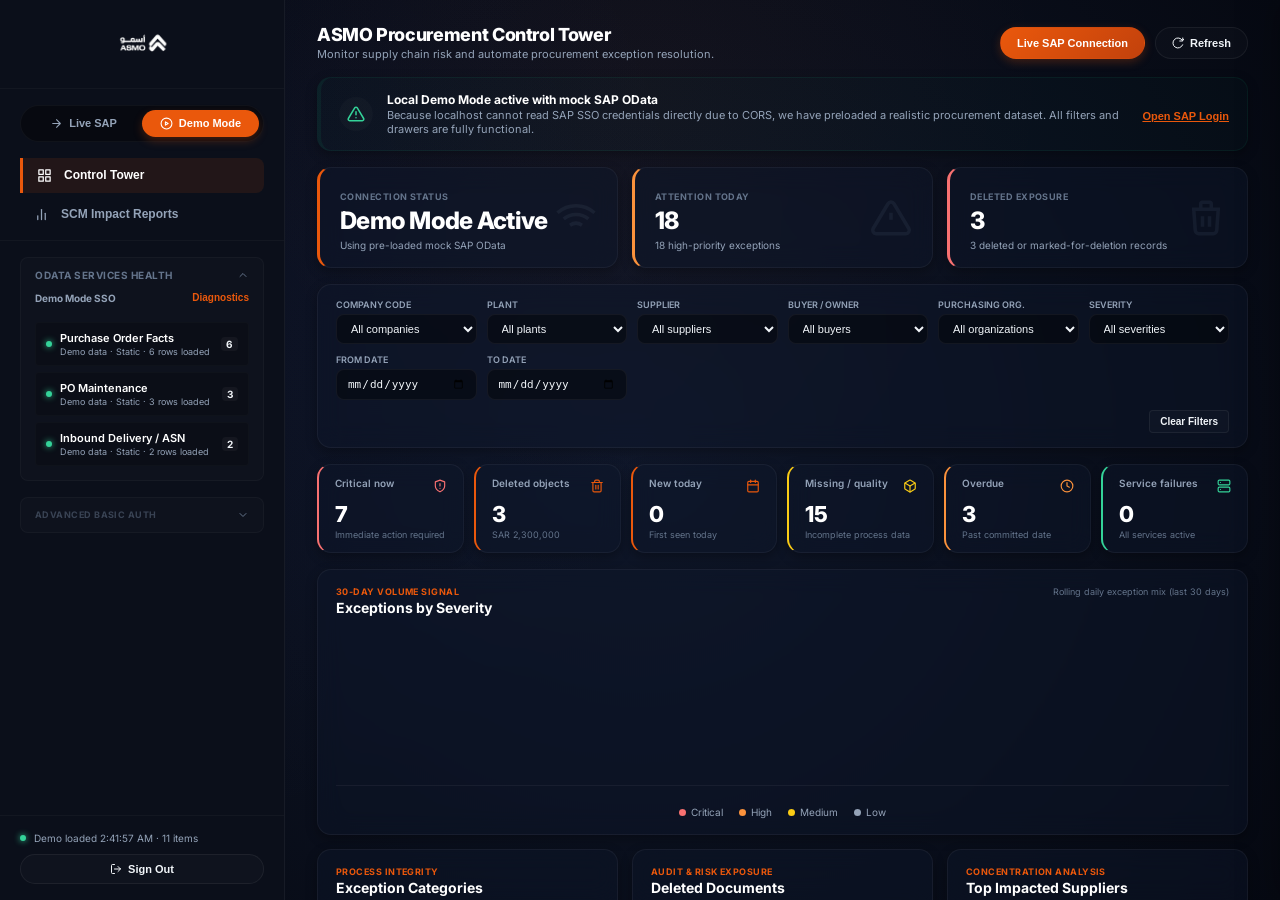
<file: ReportDashboard-main/index.html>
<!doctype html>
<html lang="en">
<head>
  <meta charset="UTF-8">
  <meta name="viewport" content="width=device-width, initial-scale=1.0">
  <meta name="color-scheme" content="light">
  <title>ASMO Procurement Exception Control Tower</title>
  <link rel="preconnect" href="https://fonts.googleapis.com">
  <link rel="preconnect" href="https://fonts.gstatic.com" crossorigin>
  <link href="https://fonts.googleapis.com/css2?family=Inter:wght@300;400;500;600;700;800&display=swap" rel="stylesheet">
  <link rel="stylesheet" href="./css/styles.css">
</head>
<body>
  <!-- Clean Passwordless Logon Portal -->
  <div id="loginPortal" class="login-portal">
    <div class="login-card">
      <div class="login-logo-wrap">
        <img class="login-logo" src="./assets/logo.png" alt="ASMO Logo">
      </div>
      <h2>Procurement Exception Control Tower</h2>
      <p class="muted">Access restricted to authorized ASMO System Analysts and Procurement Operations.</p>
      
      <div class="login-actions">
        <button id="btnSSOLogin" class="btn btn-primary" style="width:100%; justify-content:center; height:44px; font-size:13px;">
          <svg class="icon" viewBox="0 0 24 24" fill="none" stroke="currentColor" stroke-width="2" stroke-linecap="round" stroke-linejoin="round"><path d="M12 22s8-4 8-10V5l-8-3-8 3v7c0 6 8 10 8 10z"/></svg>
          Log in with Corporate SSO
        </button>
        <button id="btnPasskeyLogin" class="btn btn-secondary" style="width:100%; justify-content:center; height:44px; font-size:13px;">
          <svg class="icon" viewBox="0 0 24 24" fill="none" stroke="currentColor" stroke-width="2" stroke-linecap="round" stroke-linejoin="round"><path d="M21 2l-2 2m-7.61 7.61a5.5 5.5 0 1 1-7.778 7.778 5.5 5.5 0 0 1 7.777-7.777zm0 0L15.5 7.5m0 0l3 3L22 7l-3-3m-3.5 3.5l-.5-.5"/></svg>
          Log in with Biometric Passkey
        </button>
      </div>

      <div class="login-footer">
        <span class="dot pulse"></span>
        <span class="muted">SAP SSO session required for live OData access.</span>
      </div>
    </div>
  </div>

  <!-- Primary Application Container -->
  <div id="appContainer" class="app-container" style="display: none;">
    <!-- Sidebar Navigation -->
    <aside class="sidebar">
      <div class="sidebar-header">
        <div class="brand">
          <img class="brand-logo" src="./assets/logo.png" alt="ASMO Procurement Logo">
        </div>
      </div>

      <!-- Live vs Demo Mode Toggle -->
      <div class="mode-selector-wrap">
        <div class="mode-toggle">
          <button id="liveModeBtn" class="mode-btn">
            <svg class="icon" viewBox="0 0 24 24" fill="none" stroke="currentColor" stroke-width="2" stroke-linecap="round" stroke-linejoin="round"><path d="M5 12h14M12 5l7 7-7 7"/></svg>
            Live SAP
          </button>
          <button id="demoModeBtn" class="mode-btn active">
            <svg class="icon" viewBox="0 0 24 24" fill="none" stroke="currentColor" stroke-width="2" stroke-linecap="round" stroke-linejoin="round"><circle cx="12" cy="12" r="10"/><path d="M10 15V9l5 3-5 3z"/></svg>
            Demo Mode
          </button>
        </div>
      </div>

      <!-- Navigation Tabs Menu -->
      <div class="sidebar-menu-wrap">
        <nav class="sidebar-menu">
          <button id="tabDashboard" class="menu-item active">
            <svg class="menu-icon" viewBox="0 0 24 24" fill="none" stroke="currentColor" stroke-width="2" stroke-linecap="round" stroke-linejoin="round">
              <rect x="3" y="3" width="7" height="7"/><rect x="14" y="3" width="7" height="7"/><rect x="14" y="14" width="7" height="7"/><rect x="3" y="14" width="7" height="7"/>
            </svg>
            Control Tower
          </button>
          <button id="tabReports" class="menu-item">
            <svg class="menu-icon" viewBox="0 0 24 24" fill="none" stroke="currentColor" stroke-width="2" stroke-linecap="round" stroke-linejoin="round">
              <line x1="18" y1="20" x2="18" y2="10"/><line x1="12" y1="20" x2="12" y2="4"/><line x1="6" y1="20" x2="6" y2="14"/>
            </svg>
            SCM Impact Reports
          </button>
        </nav>
      </div>

      <!-- Sidebar Accordions (Health & Legacy Basic Auth) -->
      <nav class="sidebar-nav">
        <!-- OData Services Health -->
        <div class="nav-section">
          <details class="sidebar-accordion" open>
            <summary class="nav-section-header">
              <span class="section-title">OData Services Health</span>
              <svg class="chevron" viewBox="0 0 24 24" fill="none" stroke="currentColor" stroke-width="2" stroke-linecap="round" stroke-linejoin="round"><path d="M6 9l6 6 6-6"/></svg>
            </summary>
            <div class="accordion-content">
              <div style="display:flex; justify-content:space-between; align-items:center; margin-bottom:10px;">
                <span id="loginStatusText" style="font-size:10px; font-weight:700; color:var(--text-muted);">Not Connected</span>
                <button id="showDiagnostics" class="diagnostics-btn" title="View technical diagnostics">
                  Diagnostics
                </button>
              </div>
              <div id="serviceHealth" class="service-health-list">
                <!-- Dynamically populated -->
              </div>
            </div>
          </details>
        </div>

        <!-- Advanced Legacy Form (Hidden by default) -->
        <div class="nav-section credentials-section">
          <details class="sidebar-accordion">
            <summary class="nav-section-header">
              <span class="section-title" style="font-size: 9px; opacity:0.5;">Advanced Basic Auth</span>
              <svg class="chevron" viewBox="0 0 24 24" fill="none" stroke="currentColor" stroke-width="2" stroke-linecap="round" stroke-linejoin="round"><path d="M6 9l6 6 6-6"/></svg>
            </summary>
            <div class="accordion-content credentials-content">
              <p class="section-desc">Legacy authentication backup. Restored session only.</p>
              <div class="input-group">
                <input id="usernameInput" type="text" autocomplete="username" placeholder="SAP Username">
              </div>
              <div class="input-group">
                <input id="passwordInput" type="password" autocomplete="current-password" placeholder="SAP Password">
              </div>
              <div class="credentials-actions">
                <button id="storeCredentialsButton" class="btn btn-primary-sm" style="flex:1;">Store</button>
                <button id="clearCredentialsButton" class="btn btn-secondary-sm" style="flex:1;">Clear</button>
              </div>
              <p id="credentialStatus" class="credential-status">No credentials stored.</p>
            </div>
          </details>
        </div>
      </nav>

      <!-- Sidebar Footer with Logout -->
      <div class="sidebar-footer">
        <div class="system-time">
          <span class="dot pulse"></span>
          <span id="refreshStatus">Not connected</span>
        </div>
        <button id="btnLogout" class="btn btn-secondary btn-logout" style="width: 100%; margin-top: 10px; justify-content: center; padding: 8px 12px; font-size:11px;">
          <svg class="icon" viewBox="0 0 24 24" fill="none" stroke="currentColor" stroke-width="2" stroke-linecap="round" stroke-linejoin="round"><path d="M9 21H5a2 2 0 0 1-2-2V5a2 2 0 0 1 2-2h4M16 17l5-5-5-5M21 12H9"/></svg>
          Sign Out
        </button>
      </div>
    </aside>

    <!-- Main Workspace -->
    <main class="main-content">
      <!-- Top Action Bar -->
      <header class="workspace-header">
        <div class="header-title">
          <h2>ASMO Procurement Control Tower</h2>
          <p class="muted">Monitor supply chain risk and automate procurement exception resolution.</p>
        </div>
        <div class="header-actions">
          <button id="connectButton" class="btn btn-primary">Connect SAP OData</button>
          <button id="refreshButton" class="btn btn-secondary" disabled>
            <svg class="icon spin-on-hover" viewBox="0 0 24 24" fill="none" stroke="currentColor" stroke-width="2" stroke-linecap="round" stroke-linejoin="round"><path d="M21.5 2v6h-6M21.34 15.57a10 10 0 1 1-.57-8.38l5.67-5.67"/></svg>
            Refresh
          </button>
        </div>
      </header>

      <!-- Connection / Alert Banner -->
      <section id="connectionBanner" class="connection-banner" aria-live="polite">
        <div class="banner-icon-wrap">
          <svg class="banner-icon" viewBox="0 0 24 24" fill="none" stroke="currentColor" stroke-width="2" stroke-linecap="round" stroke-linejoin="round"><path d="M10.29 3.86L1.82 18a2 2 0 0 0 1.71 3h16.94a2 2 0 0 0 1.71-3L13.71 3.86a2 2 0 0 0-3.42 0zM12 9v4M12 17h.01"/></svg>
        </div>
        <div class="banner-body">
          <strong>SAP SSO connection required</strong>
          <p>Reuses your active corporate SAP session. This dashboard never asks for or transmits credentials.</p>
        </div>
        <div class="banner-actions">
          <button id="openSapButton" class="btn btn-link">Open SAP Login</button>
        </div>
      </section>

      <!-- Executive Summaries -->
      <section class="summary-strip" aria-label="Executive summary">
        <article class="summary-card connection-summary">
          <div class="summary-info">
            <span class="summary-eyebrow">Connection Status</span>
            <h3 id="summaryConnection">Not connected</h3>
            <span id="summaryConnectionNote" class="summary-note">Complete SAP SSO to load live OData</span>
          </div>
          <div class="summary-icon-bg">
            <svg viewBox="0 0 24 24" fill="none" stroke="currentColor" stroke-width="2"><path d="M5 12.55a11 11 0 0 1 14.08 0M1.42 9a16 16 0 0 1 21.16 0M8.59 16.11a6 6 0 0 1 6.82 0M12 20h.01"/></svg>
          </div>
        </article>
        <article class="summary-card attention-summary">
          <div class="summary-info">
            <span class="summary-eyebrow">Attention Today</span>
            <h3 id="summaryAttention">0</h3>
            <span id="summaryAttentionNote" class="summary-note">Critical & high severity exceptions</span>
          </div>
          <div class="summary-icon-bg">
            <svg viewBox="0 0 24 24" fill="none" stroke="currentColor" stroke-width="2"><path d="M10.29 3.86L1.82 18a2 2 0 0 0 1.71 3h16.94a2 2 0 0 0 1.71-3L13.71 3.86a2 2 0 0 0-3.42 0zM12 9v4M12 17h.01"/></svg>
          </div>
        </article>
        <article class="summary-card exposure-summary">
          <div class="summary-info">
            <span class="summary-eyebrow">Deleted Exposure</span>
            <h3 id="summaryDeleted">0</h3>
            <span id="summaryDeletedNote" class="summary-note">Deleted or marked-for-deletion records</span>
          </div>
          <div class="summary-icon-bg">
            <svg viewBox="0 0 24 24" fill="none" stroke="currentColor" stroke-width="2"><path d="M19 7l-.867 12.142A2 2 0 0 1 16.138 21H7.862a2 2 0 0 1-1.995-1.858L5 7m5 4v6m4-6v6m1-10V4a1 1 0 0 0-1-1h-4a1 1 0 0 0-1 1v3M4 7h16"/></svg>
          </div>
        </article>
      </section>

      <!-- Dashboard Filter Panel -->
      <section class="filter-panel" aria-label="Dashboard filters">
        <div class="filter-grid">
          <div class="filter-col">
            <label for="companyFilter">Company Code</label>
            <select id="companyFilter"><option value="">All companies</option></select>
          </div>
          <div class="filter-col">
            <label for="plantFilter">Plant</label>
            <select id="plantFilter"><option value="">All plants</option></select>
          </div>
          <div class="filter-col">
            <label for="supplierFilter">Supplier</label>
            <select id="supplierFilter"><option value="">All suppliers</option></select>
          </div>
          <div class="filter-col">
            <label for="buyerFilter">Buyer / Owner</label>
            <select id="buyerFilter"><option value="">All buyers</option></select>
          </div>
          <div class="filter-col">
            <label for="purchOrgFilter">Purchasing Org.</label>
            <select id="purchOrgFilter"><option value="">All organizations</option></select>
          </div>
          <div class="filter-col">
            <label for="severityFilter">Severity</label>
            <select id="severityFilter">
              <option value="">All severities</option>
              <option>Critical</option>
              <option>High</option>
              <option>Medium</option>
              <option>Low</option>
            </select>
          </div>
          <div class="filter-col">
            <label for="dateFromFilter">From Date</label>
            <input id="dateFromFilter" type="date">
          </div>
          <div class="filter-col">
            <label for="dateToFilter">To Date</label>
            <input id="dateToFilter" type="date">
          </div>
        </div>
        <div class="filter-actions">
          <button id="clearFilters" class="btn btn-secondary-sm">Clear Filters</button>
        </div>
      </section>

      <!-- VIEW 1: Control Tower Dashboard View -->
      <section id="dashboardView" class="tab-content active">
        <!-- Dynamic Key Performance Indicators -->
        <div id="kpiGrid" class="kpi-grid" style="margin-bottom: 16px;" aria-label="Key performance indicators">
          <!-- Dynamically populated by components.js -->
        </div>

        <!-- Main Visualizations & Action Table Grid -->
        <div class="dashboard-grid">
          <!-- 30-Day Trend Chart Pane -->
          <article class="panel chart-panel">
            <div class="panel-header">
              <div class="panel-title-wrap">
                <span class="panel-eyebrow">30-Day Volume Signal</span>
                <h3>Exceptions by Severity</h3>
              </div>
              <span class="panel-note">Rolling daily exception mix (last 30 days)</span>
            </div>
            <div class="chart-container">
              <div id="trendChart" class="trend-chart empty-state">Connect to SAP OData to load exception trends.</div>
            </div>
            <div class="chart-legend">
              <span class="legend-item"><span class="legend-dot critical"></span>Critical</span>
              <span class="legend-item"><span class="legend-dot high"></span>High</span>
              <span class="legend-item"><span class="legend-dot medium"></span>Medium</span>
              <span class="legend-item"><span class="legend-dot low"></span>Low</span>
            </div>
          </article>

          <!-- Category Breakdown Pane -->
          <article class="panel breakdown-panel">
            <div class="panel-header">
              <div class="panel-title-wrap">
                <span class="panel-eyebrow">Process Integrity</span>
                <h3>Exception Categories</h3>
              </div>
            </div>
            <div id="categoryBreakdown" class="breakdown-list empty-state">No data loaded.</div>
          </article>

          <!-- Deleted Objects Exposure Pane -->
          <article class="panel breakdown-panel">
            <div class="panel-header">
              <div class="panel-title-wrap">
                <span class="panel-eyebrow">Audit & Risk Exposure</span>
                <h3>Deleted Documents</h3>
              </div>
            </div>
            <div id="deletionBreakdown" class="breakdown-list empty-state">No data loaded.</div>
          </article>

          <!-- Supplier Ranking Pane -->
          <article class="panel breakdown-panel">
            <div class="panel-header">
              <div class="panel-title-wrap">
                <span class="panel-eyebrow">Concentration Analysis</span>
                <h3>Top Impacted Suppliers</h3>
              </div>
            </div>
            <div id="supplierRanking" class="breakdown-list empty-state">No data loaded.</div>
          </article>

          <!-- Prioritized Exception Queue Table (Full Width) -->
          <article class="panel table-panel">
            <div class="panel-header">
              <div class="panel-title-wrap">
                <span class="panel-eyebrow">Prioritized Work Queue</span>
                <h3>Exceptions Requiring Attention</h3>
              </div>
              <div style="display:flex;align-items:center;gap:10px;">
                <button id="exportQueueCsv" class="btn btn-secondary-sm">
                  <svg class="icon" viewBox="0 0 24 24" fill="none" stroke="currentColor" stroke-width="2" stroke-linecap="round" stroke-linejoin="round"><path d="M21 15v4a2 2 0 0 1-2 2H5a2 2 0 0 1-2-2v-4M7 10l5 5 5-5M12 15V3"/></svg>
                  Export CSV
                </button>
                <span id="resultCount" class="badge">0 exceptions</span>
              </div>
            </div>
            <div class="table-wrap">
              <table class="modern-table">
                <thead>
                  <tr>
                    <th>Severity</th>
                    <th>Document Reference</th>
                    <th>Exception Details</th>
                    <th>Supplier</th>
                    <th>Plant</th>
                    <th>Age</th>
                    <th>Value</th>
                    <th>Owner</th>
                  </tr>
                </thead>
                <tbody id="exceptionTableBody">
                  <tr><td colspan="8" class="table-empty">Connect to SAP OData to build the work queue.</td></tr>
                </tbody>
              </table>
            </div>
          </article>
        </div>
      </section>

      <!-- VIEW 2: SCM Impact & Analytical Reports View -->
      <section id="reportsView" class="tab-content" style="display:none;">
        <div class="reports-header-summary">
          <div class="reports-header-body">
            <h3>Supply Chain Impact Analysis</h3>
            <p class="muted">Analytical audits compiled specifically for System Analysts to map bottlenecks, master data gaps, and operations value-at-risk.</p>
          </div>
        </div>

        <div class="dashboard-grid">
          <!-- Report 1: Operational Value at Risk by Plant -->
          <article class="panel report-card-panel">
            <div class="panel-header">
              <div class="panel-title-wrap">
                <span class="panel-eyebrow">Plant Risk Assessment</span>
                <h3>Operational Value at Risk by Plant</h3>
              </div>
              <button id="exportOperationalRiskCsv" class="btn btn-secondary-sm">
                <svg class="icon" viewBox="0 0 24 24" fill="none" stroke="currentColor" stroke-width="2"><path d="M21 15v4a2 2 0 0 1-2 2H5a2 2 0 0 1-2-2v-4M7 10l5 5 5-5M12 15V3"/></svg>
                Export CSV
              </button>
            </div>
            <div class="table-wrap">
              <table class="modern-table">
                <thead>
                  <tr>
                    <th>Plant Code</th>
                    <th>Exception Count</th>
                    <th>Critical / High Cases</th>
                    <th>Value at Risk</th>
                  </tr>
                </thead>
                <tbody id="operationalRiskTableBody">
                  <tr><td colspan="4" class="table-empty">Authenticate to load report.</td></tr>
                </tbody>
              </table>
            </div>
          </article>

          <!-- Report 2: Supplier Lead-Time Overdue & Risk Bottlenecks -->
          <article class="panel report-card-panel">
            <div class="panel-header">
              <div class="panel-title-wrap">
                <span class="panel-eyebrow">Supply Chain Logistics</span>
                <h3>Supplier Delivery Risk & Bottlenecks</h3>
              </div>
              <button id="exportSupplierRiskCsv" class="btn btn-secondary-sm">
                <svg class="icon" viewBox="0 0 24 24" fill="none" stroke="currentColor" stroke-width="2"><path d="M21 15v4a2 2 0 0 1-2 2H5a2 2 0 0 1-2-2v-4M7 10l5 5 5-5M12 15V3"/></svg>
                Export CSV
              </button>
            </div>
            <div class="table-wrap">
              <table class="modern-table">
                <thead>
                  <tr>
                    <th>Supplier Name</th>
                    <th>Overdue Shipments</th>
                    <th>Overdue Value</th>
                    <th>Max Logistics Delay</th>
                  </tr>
                </thead>
                <tbody id="supplierRiskTableBody">
                  <tr><td colspan="4" class="table-empty">Authenticate to load report.</td></tr>
                </tbody>
              </table>
            </div>
          </article>

          <!-- Report 3: Master Data Integrity Audit -->
          <article class="panel report-card-panel col-span-12">
            <div class="panel-header">
              <div class="panel-title-wrap">
                <span class="panel-eyebrow">ERP Governance</span>
                <h3>Master Data Integrity & Interface Audit</h3>
              </div>
              <button id="exportDataIntegrityCsv" class="btn btn-secondary-sm">
                <svg class="icon" viewBox="0 0 24 24" fill="none" stroke="currentColor" stroke-width="2"><path d="M21 15v4a2 2 0 0 1-2 2H5a2 2 0 0 1-2-2v-4M7 10l5 5 5-5M12 15V3"/></svg>
                Export CSV
              </button>
            </div>
            <div class="table-wrap">
              <table class="modern-table">
                <thead>
                  <tr>
                    <th>Document Reference</th>
                    <th>Document Type</th>
                    <th>Missing Attributes (Unassigned)</th>
                    <th>Source SAP Interface Service</th>
                    <th>Document Owner</th>
                  </tr>
                </thead>
                <tbody id="dataIntegrityTableBody">
                  <tr><td colspan="5" class="table-empty">Authenticate to load report.</td></tr>
                </tbody>
              </table>
            </div>
          </article>

          <!-- Report 4: Buyer Processing Backlog -->
          <article class="panel report-card-panel">
            <div class="panel-header">
              <div class="panel-title-wrap">
                <span class="panel-eyebrow">Operational Capacity</span>
                <h3>Buyer Backlog & Processing Workload</h3>
              </div>
              <button id="exportBuyerWorkloadCsv" class="btn btn-secondary-sm">
                <svg class="icon" viewBox="0 0 24 24" fill="none" stroke="currentColor" stroke-width="2"><path d="M21 15v4a2 2 0 0 1-2 2H5a2 2 0 0 1-2-2v-4M7 10l5 5 5-5M12 15V3"/></svg>
                Export CSV
              </button>
            </div>
            <div class="table-wrap">
              <table class="modern-table">
                <thead>
                  <tr>
                    <th>Buyer (Owner)</th>
                    <th>Total Backlog</th>
                    <th>Critical</th>
                    <th>High</th>
                    <th>Medium</th>
                    <th>Low</th>
                  </tr>
                </thead>
                <tbody id="buyerWorkloadTableBody">
                  <tr><td colspan="6" class="table-empty">Authenticate to load report.</td></tr>
                </tbody>
              </table>
            </div>
          </article>
        </div>
      </section>
    </main>

    <!-- Side Sheet Detail Drawer -->
    <aside id="detailDrawer" class="drawer" aria-hidden="true">
      <header class="drawer-header">
        <button id="closeDrawer" class="drawer-close-btn" aria-label="Close Details">
          <svg viewBox="0 0 24 24" fill="none" stroke="currentColor" stroke-width="2.5"><path d="M18 6L6 18M6 6l12 12"/></svg>
        </button>
        <span class="drawer-header-eyebrow">Exception Details</span>
      </header>
      <div id="drawerContent" class="drawer-body">
        <!-- Dynamically populated by components.js -->
      </div>
    </aside>
    <div id="drawerBackdrop" class="drawer-backdrop" hidden></div>

    <!-- Connection Diagnostics Modal Dialog -->
    <dialog id="diagnosticsDialog" class="modern-dialog">
      <header class="dialog-header">
        <div>
          <h3>Connection Diagnostics</h3>
          <p class="muted">Metadata discovery results, score rankings, and mapped aliases.</p>
        </div>
        <button id="closeDiagnostics" class="dialog-close-btn" aria-label="Close Dialog">
          <svg viewBox="0 0 24 24" fill="none" stroke="currentColor" stroke-width="2.5"><path d="M18 6L6 18M6 6l12 12"/></svg>
        </button>
      </header>
      <div class="dialog-body">
        <pre id="diagnosticsOutput" class="code-viewer">No connection attempt yet.</pre>
      </div>
    </dialog>

    <!-- Passkey Scan Animation Dialog -->
    <dialog id="passkeyAuthDialog" class="modern-dialog passkey-dialog">
      <div class="passkey-dialog-body">
        <div class="passkey-header">
          <h3>Biometric Security Key / ID Badge Sign In</h3>
          <p class="muted">Tap your corporate RFID badge on the USB card reader or verify your touch fingerprint key.</p>
        </div>
        
        <div class="biometric-scanner-wrap">
          <div class="biometric-rings">
            <div class="ring"></div>
            <div class="ring"></div>
            <div class="ring"></div>
            <div class="biometric-icon-container">
              <svg class="fingerprint-icon" viewBox="0 0 24 24" fill="none" stroke="currentColor" stroke-width="1.5">
                <path d="M2 12a10 10 0 0 1 18-6M5 15a8 8 0 0 1 14 0M8 18a5 5 0 0 1 8-2M12 11v6M9 14v1M15 14v1M12 21h.01"/>
              </svg>
            </div>
          </div>
        </div>

        <div id="passkeyStatusText" class="passkey-status-text">Ready to scan...</div>
        <div class="passkey-footer">
          <button id="btnStartPasskeyScan" class="btn btn-primary" style="width: 100%; justify-content: center;">Scan Security Key</button>
          <button onclick="document.getElementById('passkeyAuthDialog').close()" class="btn btn-secondary" style="width: 100%; justify-content: center; margin-top: 10px;">Cancel</button>
        </div>
      </div>
    </dialog>
  </div>

  <script type="module" src="./js/app.js"></script>
</body>
</html>
</file>
<file: ReportDashboard-main/css/styles.css>
/* Modern ASMO Slate & Orange Tech Theme */

:root {
  /* Color Palette (ASMO Brand Corporate Theme) */
  --bg-darker: #060912;
  --bg-dark: #090d16;
  --panel-bg: rgba(15, 23, 42, 0.45);
  --panel-border: rgba(255, 255, 255, 0.05);
  --sidebar-bg: #0b0f1a;
  
  --text-main: #f1f5f9;
  --text-muted: #94a3b8;
  --text-dark: #64748b;
  
  /* Accent Colors (ASMO Corporate Orange Accent) */
  --primary: #ea580c;
  --primary-glow: rgba(234, 88, 12, 0.12);
  --primary-hover: #c2410c;
  
  --critical: #f87171;
  --critical-bg: rgba(239, 68, 68, 0.08);
  --critical-border: rgba(239, 68, 68, 0.2);
  
  --high: #fb923c;
  --high-bg: rgba(249, 115, 22, 0.08);
  --high-border: rgba(249, 115, 22, 0.2);
  
  --medium: #facc15;
  --medium-bg: rgba(234, 179, 8, 0.08);
  --medium-border: rgba(234, 179, 8, 0.2);
  
  --low: #94a3b8;
  --low-bg: rgba(148, 163, 184, 0.08);
  --low-border: rgba(148, 163, 184, 0.2);
  
  --healthy: #34d399;
  --healthy-bg: rgba(16, 185, 129, 0.08);
  --healthy-border: rgba(16, 185, 129, 0.2);

  --shadow-lg: 0 25px 50px -12px rgba(0, 0, 0, 0.6);
  --shadow-sm: 0 4px 12px rgba(0, 0, 0, 0.3);
  
  --radius-lg: 14px;
  --radius-md: 8px;
  --radius-sm: 4px;
}

/* Base Styles */
* {
  box-sizing: border-box;
  margin: 0;
  padding: 0;
}

html {
  scroll-behavior: smooth;
}

body {
  font-family: 'Inter', system-ui, -apple-system, sans-serif;
  background-color: var(--bg-darker);
  background-image: 
    radial-gradient(circle at 50% 10%, rgba(234, 88, 12, 0.04) 0%, transparent 40%),
    radial-gradient(circle at 10% 30%, rgba(99, 102, 241, 0.03) 0%, transparent 45%),
    radial-gradient(circle at 50% 50%, rgba(15, 23, 42, 1) 0%, var(--bg-darker) 100%);
  color: var(--text-main);
  min-height: 100vh;
  overflow: hidden;
  -webkit-font-smoothing: antialiased;
}

/* Clean Logon Portal Overlay */
.login-portal {
  position: fixed;
  inset: 0;
  background-color: var(--bg-darker);
  background-image: 
    radial-gradient(circle at 50% 25%, rgba(234, 88, 12, 0.07) 0%, transparent 35%),
    radial-gradient(circle at 50% 50%, rgba(10, 15, 28, 1) 0%, var(--bg-darker) 100%);
  display: flex;
  align-items: center;
  justify-content: center;
  z-index: 1000;
  padding: 24px;
}

.login-card {
  background: rgba(15, 23, 42, 0.6);
  border: 1px solid rgba(255, 255, 255, 0.06);
  border-radius: var(--radius-lg);
  padding: 44px;
  width: 100%;
  max-width: 440px;
  text-align: center;
  box-shadow: var(--shadow-lg);
  backdrop-filter: blur(20px);
  display: flex;
  flex-direction: column;
  align-items: center;
}

.login-logo-wrap {
  margin-bottom: 24px;
}

.login-logo {
  max-height: 46px;
  display: block;
  filter: brightness(0) invert(1);
}

.login-card h2 {
  font-size: 18px;
  font-weight: 700;
  color: #fff;
  margin-bottom: 8px;
  letter-spacing: -0.02em;
}

.login-card p.muted {
  font-size: 12px;
  color: var(--text-muted);
  line-height: 1.55;
  margin-bottom: 28px;
}

.login-actions {
  width: 100%;
  display: flex;
  flex-direction: column;
  gap: 12px;
}

.login-footer {
  display: flex;
  align-items: center;
  justify-content: center;
  gap: 8px;
  margin-top: 32px;
  font-size: 11px;
  color: var(--text-dark);
}

/* App Container Layout */
.app-container {
  display: flex;
  width: 100vw;
  height: 100vh;
  overflow: hidden;
}

/* Sidebar Styling */
.sidebar {
  width: 285px;
  background: var(--sidebar-bg);
  border-right: 1px solid var(--panel-border);
  display: flex;
  flex-direction: column;
  flex-shrink: 0;
  z-index: 10;
}

.sidebar-header {
  padding: 24px 20px;
  border-bottom: 1px solid rgba(255, 255, 255, 0.03);
  display: flex;
  align-items: center;
  justify-content: center;
}

.brand {
  width: 100%;
  display: flex;
  align-items: center;
  justify-content: center;
}

.brand-logo {
  max-height: 40px;
  max-width: 90%;
  display: block;
  filter: brightness(0) invert(1); /* Whitens logo */
}

/* Live vs Demo Mode Toggle */
.mode-selector-wrap {
  padding: 16px 20px 8px;
}

.mode-toggle {
  display: flex;
  background: rgba(0, 0, 0, 0.35);
  padding: 4px;
  border-radius: 99px;
  border: 1px solid rgba(255, 255, 255, 0.04);
}

.mode-btn {
  flex: 1;
  display: flex;
  align-items: center;
  justify-content: center;
  gap: 6px;
  background: transparent;
  border: 0;
  color: var(--text-muted);
  font-size: 11px;
  font-weight: 600;
  padding: 7px 10px;
  border-radius: 99px;
  cursor: pointer;
  transition: all 0.2s ease;
}

.mode-btn .icon {
  width: 13px;
  height: 13px;
}

.mode-btn.active {
  background: var(--primary);
  color: #fff;
  box-shadow: 0 4px 10px rgba(234, 88, 12, 0.25);
}

.mode-btn:hover:not(.active) {
  color: var(--text-main);
  background: rgba(255, 255, 255, 0.02);
}

/* Sidebar Menu Tab Switcher */
.sidebar-menu-wrap {
  padding: 8px 20px;
  border-bottom: 1px solid rgba(255, 255, 255, 0.03);
}

.sidebar-menu {
  display: flex;
  flex-direction: column;
  gap: 4px;
}

.menu-item {
  display: flex;
  align-items: center;
  gap: 12px;
  background: transparent;
  border: 0;
  color: var(--text-muted);
  font-size: 12px;
  font-weight: 600;
  padding: 10px 14px;
  border-radius: var(--radius-md);
  cursor: pointer;
  text-align: left;
  transition: all 0.2s ease;
}

.menu-item:hover {
  color: #fff;
  background: rgba(255, 255, 255, 0.02);
}

.menu-item.active {
  color: #fff;
  background: rgba(234, 88, 12, 0.1);
  border-left: 3px solid var(--primary);
  border-top-left-radius: 0;
  border-bottom-left-radius: 0;
}

.menu-icon {
  width: 15px;
  height: 15px;
  transition: transform 0.15s ease;
}

.menu-item:hover .menu-icon {
  transform: translateX(2px);
}

/* Sidebar Navigation lists */
.sidebar-nav {
  flex: 1;
  overflow-y: auto;
  padding: 16px 20px;
  display: flex;
  flex-direction: column;
  gap: 16px;
}

.nav-section {
  display: flex;
  flex-direction: column;
  gap: 8px;
}

/* Sidebar Accordion (Health, Legacy Basic Auth) */
.sidebar-accordion {
  background: rgba(255, 255, 255, 0.015);
  border: 1px solid rgba(255, 255, 255, 0.03);
  border-radius: var(--radius-md);
  overflow: hidden;
  transition: border-color 0.2s;
}

.sidebar-accordion:hover {
  border-color: rgba(255, 255, 255, 0.06);
}

.sidebar-accordion summary {
  padding: 11px 14px;
  list-style: none;
  cursor: pointer;
  display: flex;
  justify-content: space-between;
  align-items: center;
  user-select: none;
}

.sidebar-accordion summary::-webkit-details-marker {
  display: none;
}

.sidebar-accordion[open] .chevron {
  transform: rotate(180deg);
}

.accordion-content {
  padding: 0 14px 14px;
  display: flex;
  flex-direction: column;
  gap: 8px;
}

.section-title {
  font-size: 10px;
  font-weight: 700;
  text-transform: uppercase;
  color: var(--text-dark);
  letter-spacing: 0.05em;
}

.diagnostics-btn {
  background: transparent;
  border: 0;
  color: var(--primary);
  font-size: 10px;
  font-weight: 600;
  cursor: pointer;
  transition: color 0.15s ease;
}

.diagnostics-btn:hover {
  color: #fb923c;
}

.chevron {
  width: 12px;
  height: 12px;
  color: var(--text-dark);
  transition: transform 0.2s ease;
}

/* Service Health lists */
.service-health-list {
  display: flex;
  flex-direction: column;
  gap: 6px;
}

.service-row {
  background: rgba(0, 0, 0, 0.2);
  border: 1px solid rgba(255, 255, 255, 0.02);
  padding: 8px 10px;
  border-radius: var(--radius-sm);
  display: flex;
  align-items: center;
  gap: 8px;
  transition: background 0.15s ease;
}

.service-row:hover {
  background: rgba(255, 255, 255, 0.02);
}

.health-dot {
  width: 6px;
  height: 6px;
  border-radius: 50%;
  background: var(--text-dark);
  flex-shrink: 0;
}

.health-dot.ok {
  background: var(--healthy);
  box-shadow: 0 0 6px var(--healthy);
}

.health-dot.error {
  background: var(--critical);
  box-shadow: 0 0 6px var(--critical);
}

.health-dot.loading {
  background: var(--high);
  box-shadow: 0 0 6px var(--high);
  animation: pulse 1s infinite alternate;
}

.service-row div {
  flex: 1;
  min-width: 0;
}

.service-name {
  font-size: 11px;
  font-weight: 600;
  color: #fff;
  white-space: nowrap;
  overflow: hidden;
  text-overflow: ellipsis;
}

.service-detail {
  font-size: 9px;
  color: var(--text-muted);
  white-space: nowrap;
  overflow: hidden;
  text-overflow: ellipsis;
  margin-top: 1px;
}

.service-row strong {
  font-size: 10px;
  color: var(--text-main);
  background: rgba(255, 255, 255, 0.04);
  padding: 1px 5px;
  border-radius: var(--radius-sm);
}

/* Credentials content panel */
.credentials-content {
  margin-top: 4px;
}

.section-desc {
  font-size: 10px;
  color: var(--text-dark);
  line-height: 1.4;
  margin-bottom: 8px;
}

.input-group input {
  width: 100%;
  background: rgba(0, 0, 0, 0.35);
  border: 1px solid rgba(255, 255, 255, 0.06);
  padding: 7px 9px;
  border-radius: var(--radius-sm);
  color: #fff;
  font-size: 11px;
  outline: none;
  transition: all 0.2s ease;
}

.input-group input:focus {
  border-color: var(--primary);
  box-shadow: 0 0 0 2px var(--primary-glow);
}

.credentials-actions {
  display: flex;
  gap: 6px;
  margin-top: 4px;
}

.credential-status {
  font-size: 9px;
  color: var(--text-dark);
  font-style: italic;
  margin-top: 2px;
}

/* Sidebar Footer */
.sidebar-footer {
  padding: 16px 20px;
  border-top: 1px solid rgba(255, 255, 255, 0.03);
}

.system-time {
  display: flex;
  align-items: center;
  gap: 8px;
  font-size: 10px;
  color: var(--text-muted);
}

.dot {
  width: 6px;
  height: 6px;
  border-radius: 50%;
  background: var(--healthy);
}

.dot.pulse {
  box-shadow: 0 0 6px var(--healthy);
  animation: pulse 1.5s infinite alternate;
}

/* Main Workspace */
.main-content {
  flex: 1;
  padding: 24px 32px;
  overflow-y: auto;
  display: flex;
  flex-direction: column;
  gap: 16px;
  height: 100vh;
}

/* Workspace Header */
.workspace-header {
  display: flex;
  justify-content: space-between;
  align-items: center;
  gap: 20px;
}

.header-title h2 {
  font-size: 18px;
  font-weight: 800;
  letter-spacing: -0.02em;
  color: #fff;
}

.header-title p {
  font-size: 11px;
  color: var(--text-muted);
  margin-top: 2px;
}

.header-actions {
  display: flex;
  align-items: center;
  gap: 10px;
}

/* Buttons */
.btn {
  font-size: 11px;
  font-weight: 700;
  padding: 9px 16px;
  border-radius: 99px;
  cursor: pointer;
  display: inline-flex;
  align-items: center;
  gap: 6px;
  border: 1px solid transparent;
  transition: all 0.15s ease;
  outline: none;
}

.btn:disabled {
  opacity: 0.5;
  cursor: not-allowed;
}

.btn-primary {
  background: linear-gradient(135deg, var(--primary) 0%, #c2410c 100%);
  color: #fff;
  box-shadow: 0 3px 10px rgba(234, 88, 12, 0.25);
}

.btn-primary:hover:not(:disabled) {
  transform: translateY(-1px);
  box-shadow: 0 5px 15px rgba(234, 88, 12, 0.35);
}

.btn-secondary {
  background: rgba(255, 255, 255, 0.02);
  border-color: rgba(255, 255, 255, 0.06);
  color: var(--text-main);
}

.btn-secondary:hover:not(:disabled) {
  background: rgba(255, 255, 255, 0.05);
  border-color: rgba(255, 255, 255, 0.12);
  transform: translateY(-1px);
}

.btn-primary-sm {
  font-size: 10px;
  font-weight: 700;
  padding: 5px 10px;
  border-radius: var(--radius-sm);
  background: var(--primary);
  color: #fff;
  border: 0;
  cursor: pointer;
}

.btn-secondary-sm {
  font-size: 10px;
  font-weight: 600;
  padding: 5px 10px;
  border-radius: var(--radius-sm);
  background: rgba(255, 255, 255, 0.02);
  color: var(--text-main);
  border: 1px solid rgba(255, 255, 255, 0.06);
  cursor: pointer;
  display: inline-flex;
  align-items: center;
  gap: 5px;
  transition: all 0.15s ease;
}

.btn-secondary-sm:hover {
  background: rgba(255, 255, 255, 0.05);
  border-color: rgba(255, 255, 255, 0.1);
}

.btn-link {
  background: transparent;
  border: 0;
  color: var(--primary);
  font-weight: 700;
  text-decoration: underline;
  padding: 0;
  cursor: pointer;
}

.btn-link:hover {
  color: #fb923c;
}

.icon {
  width: 12px;
  height: 12px;
}

.spin-on-hover:hover {
  animation: spin 1s linear infinite;
}

/* Connection Banner */
.connection-banner {
  background: rgba(30, 41, 59, 0.35);
  border: 1px solid var(--panel-border);
  border-left: 4px solid var(--primary);
  border-radius: var(--radius-lg);
  padding: 14px 18px;
  display: flex;
  align-items: center;
  gap: 14px;
  box-shadow: var(--shadow-sm);
}

.connection-banner.connected {
  border-left-color: var(--healthy);
  background: rgba(16, 185, 129, 0.02);
  border-color: rgba(16, 185, 129, 0.08);
}

.connection-banner.error {
  border-left-color: var(--critical);
  background: rgba(239, 68, 68, 0.02);
  border-color: rgba(239, 68, 68, 0.1);
}

.banner-icon-wrap {
  background: rgba(255,255,255,0.02);
  padding: 8px;
  border-radius: 50%;
  display: flex;
  align-items: center;
  justify-content: center;
  color: var(--primary);
}

.connection-banner.connected .banner-icon-wrap {
  color: var(--healthy);
}

.connection-banner.error .banner-icon-wrap {
  color: var(--critical);
}

.banner-icon {
  width: 18px;
  height: 18px;
}

.banner-body {
  flex: 1;
}

.banner-body strong {
  font-size: 12px;
  font-weight: 700;
  color: #fff;
  display: block;
}

.banner-body p {
  font-size: 11px;
  color: var(--text-muted);
  margin-top: 1px;
}

.banner-actions {
  flex-shrink: 0;
}

/* Executive Summary Strip */
.summary-strip {
  display: grid;
  grid-template-columns: repeat(3, 1fr);
  gap: 14px;
}

.summary-card {
  background: var(--panel-bg);
  border: 1px solid var(--panel-border);
  border-radius: var(--radius-lg);
  padding: 16px 20px;
  display: flex;
  justify-content: space-between;
  align-items: center;
  position: relative;
  overflow: hidden;
  box-shadow: var(--shadow-sm);
  backdrop-filter: blur(12px);
  transition: transform 0.2s ease, border-color 0.2s ease;
}

.summary-card:hover {
  transform: translateY(-1px);
  border-color: rgba(255, 255, 255, 0.09);
}

.summary-info {
  z-index: 2;
}

.summary-eyebrow {
  font-size: 9px;
  font-weight: 700;
  text-transform: uppercase;
  color: var(--text-dark);
  letter-spacing: 0.05em;
}

.summary-card h3 {
  font-size: 24px;
  font-weight: 800;
  color: #fff;
  margin-top: 2px;
  letter-spacing: -0.03em;
}

.summary-note {
  font-size: 10px;
  color: var(--text-muted);
  display: block;
  margin-top: 4px;
}

.summary-icon-bg {
  color: var(--text-dark);
  opacity: 0.12;
  width: 42px;
  height: 42px;
  z-index: 1;
}

.summary-icon-bg svg {
  width: 100%;
  height: 100%;
}

.connection-summary { border-left: 3px solid var(--primary); }
.attention-summary { border-left: 3px solid var(--high); }
.exposure-summary { border-left: 3px solid var(--critical); }

/* Filter Panel (Clean horizontal row design) */
.filter-panel {
  background: var(--panel-bg);
  border: 1px solid var(--panel-border);
  border-radius: var(--radius-lg);
  padding: 14px 18px;
  display: flex;
  flex-direction: column;
  gap: 10px;
  box-shadow: var(--shadow-sm);
  backdrop-filter: blur(12px);
}

.filter-grid {
  display: grid;
  grid-template-columns: repeat(auto-fill, minmax(135px, 1fr));
  gap: 10px;
}

.filter-col {
  display: flex;
  flex-direction: column;
  gap: 4px;
}

.filter-col label {
  font-size: 9px;
  font-weight: 600;
  text-transform: uppercase;
  color: var(--text-muted);
}

.filter-col select,
.filter-col input {
  background: rgba(0, 0, 0, 0.4);
  border: 1px solid rgba(255, 255, 255, 0.05);
  border-radius: var(--radius-md);
  padding: 7px 10px;
  color: var(--text-main);
  font-size: 11px;
  outline: none;
  cursor: pointer;
  transition: all 0.15s ease;
}

.filter-col select:focus,
.filter-col input:focus {
  border-color: var(--primary);
  box-shadow: 0 0 0 2px var(--primary-glow);
}

.filter-actions {
  display: flex;
  justify-content: flex-end;
}

/* KPI metric Grid */
.kpi-grid {
  display: grid;
  grid-template-columns: repeat(6, 1fr);
  gap: 10px;
}

.kpi-card {
  background: var(--panel-bg);
  border: 1px solid var(--panel-border);
  border-radius: var(--radius-lg);
  padding: 12px 16px;
  box-shadow: var(--shadow-sm);
  border-left: 2px solid var(--accent, var(--primary));
  backdrop-filter: blur(12px);
  cursor: pointer;
  transition: transform 0.2s ease, border-color 0.2s ease;
}

.kpi-card:hover {
  transform: translateY(-1px);
  border-color: rgba(255,255,255,0.08);
  background: rgba(15, 23, 42, 0.65);
}

.kpi-label {
  font-size: 10px;
  font-weight: 600;
  color: var(--text-muted);
}

.kpi-value {
  font-size: 22px;
  font-weight: 800;
  color: #fff;
  margin: 4px 0 2px;
  letter-spacing: -0.02em;
}

.kpi-sub {
  font-size: 9px;
  color: var(--text-dark);
  white-space: nowrap;
  overflow: hidden;
  text-overflow: ellipsis;
}

.kpi-icon {
  width: 14px;
  height: 14px;
}

/* Dashboard Grid Panels */
.dashboard-grid {
  display: grid;
  grid-template-columns: repeat(12, 1fr);
  gap: 14px;
}

.panel {
  background: var(--panel-bg);
  border: 1px solid var(--panel-border);
  border-radius: var(--radius-lg);
  padding: 16px 18px;
  box-shadow: var(--shadow-sm);
  backdrop-filter: blur(12px);
  display: flex;
  flex-direction: column;
}

.panel-header {
  display: flex;
  justify-content: space-between;
  align-items: flex-start;
  margin-bottom: 12px;
  gap: 10px;
}

.panel-title-wrap {
  display: flex;
  flex-direction: column;
}

.panel-eyebrow {
  font-size: 9px;
  font-weight: 700;
  text-transform: uppercase;
  color: var(--primary);
  letter-spacing: 0.05em;
}

.panel h3 {
  font-size: 14px;
  font-weight: 700;
  color: #fff;
  margin-top: 2px;
}

.panel-note {
  font-size: 9px;
  color: var(--text-dark);
}

/* Grid Spans */
.chart-panel { grid-column: span 12; }
.breakdown-panel { grid-column: span 4; }
.table-panel { grid-column: span 12; }
.report-card-panel { grid-column: span 6; }
.col-span-12 { grid-column: span 12; }

/* Trend Chart */
.chart-container {
  padding: 8px 0;
  display: flex;
  align-items: flex-end;
}

.trend-chart {
  height: 150px;
  width: 100%;
  display: flex;
  align-items: flex-end;
  gap: 5px;
  border-bottom: 1px solid rgba(255, 255, 255, 0.05);
  padding-bottom: 4px;
}

.trend-day {
  flex: 1;
  display: flex;
  flex-direction: column-reverse;
  min-width: 3px;
  height: 100%;
  border-radius: 3px 3px 0 0;
  overflow: hidden;
  cursor: pointer;
  transition: opacity 0.15s ease;
}

.trend-day:hover {
  opacity: 0.85;
}

.trend-segment {
  width: 100%;
  min-height: 0;
}

.chart-legend {
  display: flex;
  justify-content: center;
  gap: 16px;
  margin-top: 12px;
  font-size: 10px;
}

.legend-item {
  display: flex;
  align-items: center;
  gap: 5px;
  color: var(--text-muted);
}

.legend-dot {
  width: 7px;
  height: 7px;
  border-radius: 50%;
}

.legend-dot.critical { background: var(--critical); }
.legend-dot.high { background: var(--high); }
.legend-dot.medium { background: var(--medium); }
.legend-dot.low { background: var(--low); }

/* Breakdown items */
.breakdown-list {
  display: flex;
  flex-direction: column;
  gap: 10px;
  min-height: 110px;
  justify-content: center;
}

.bar-row {
  display: grid;
  grid-template-columns: minmax(90px, 1.1fr) 2fr 30px;
  gap: 10px;
  align-items: center;
  font-size: 10px;
}

.bar-row span:first-child {
  color: var(--text-muted);
  font-weight: 500;
  white-space: nowrap;
  overflow: hidden;
  text-overflow: ellipsis;
}

.bar-track {
  height: 5px;
  background: rgba(255, 255, 255, 0.02);
  border-radius: 99px;
  overflow: hidden;
}

.bar-fill {
  height: 100%;
  border-radius: 99px;
  transition: width 0.5s cubic-bezier(0.16, 1, 0.3, 1);
}

.bar-value {
  text-align: right;
  font-weight: 700;
  color: #fff;
}

/* Modernized Tables */
.table-wrap {
  overflow-x: auto;
  border: 1px solid rgba(255, 255, 255, 0.03);
  border-radius: var(--radius-lg);
  background: rgba(0, 0, 0, 0.1);
}

.modern-table {
  width: 100%;
  border-collapse: collapse;
  text-align: left;
  white-space: nowrap;
}

.modern-table th {
  padding: 10px 14px;
  color: var(--text-dark);
  font-size: 9px;
  font-weight: 700;
  text-transform: uppercase;
  letter-spacing: 0.06em;
  border-bottom: 1px solid rgba(255, 255, 255, 0.04);
}

.modern-table td {
  padding: 12px 14px;
  border-bottom: 1px solid rgba(255, 255, 255, 0.02);
  font-size: 11px;
  color: var(--text-muted);
  vertical-align: middle;
}

.modern-table tbody tr[data-id] {
  cursor: pointer;
  transition: background 0.15s ease;
}

.modern-table tbody tr[data-id]:hover {
  background: rgba(255, 255, 255, 0.015);
}

.modern-table tbody tr[data-id]:hover td {
  color: #fff;
}

.modern-table td strong {
  color: #fff;
  font-weight: 600;
}

.modern-table td small {
  display: block;
  color: var(--text-dark);
  font-size: 9px;
  margin-top: 1px;
}

.table-empty {
  text-align: center;
  color: var(--text-dark);
  padding: 36px !important;
  font-style: italic;
}

.badge {
  font-size: 9px;
  font-weight: 700;
  background: rgba(255, 255, 255, 0.04);
  color: var(--text-muted);
  padding: 3px 6px;
  border-radius: var(--radius-sm);
}

/* Severity Pill Badges */
.severity {
  display: inline-flex;
  align-items: center;
  gap: 4px;
  font-size: 9px;
  font-weight: 700;
  text-transform: uppercase;
  padding: 2px 6px;
  border-radius: 99px;
}

.severity::before {
  content: "";
  width: 4px;
  height: 4px;
  border-radius: 50%;
  background: currentColor;
}

.severity-critical {
  background: var(--critical-bg);
  color: var(--critical);
  border: 1px solid var(--critical-border);
}

.severity-high {
  background: var(--high-bg);
  color: var(--high);
  border: 1px solid var(--high-border);
}

.severity-medium {
  background: var(--medium-bg);
  color: var(--medium);
  border: 1px solid var(--medium-border);
}

.severity-low {
  background: var(--low-bg);
  color: var(--low);
  border: 1px solid var(--low-border);
}

/* View switcher tab displays */
.tab-content { display: none; }
.tab-content.active { display: block; }

/* Reports header details */
.reports-header-summary {
  background: var(--panel-bg);
  border: 1px solid var(--panel-border);
  border-radius: var(--radius-lg);
  padding: 14px 18px;
  margin-bottom: 8px;
  box-shadow: var(--shadow-sm);
  backdrop-filter: blur(12px);
}

.reports-header-body h3 {
  font-size: 14px;
  font-weight: 700;
  color: #fff;
}

.reports-header-body p {
  font-size: 11px;
  color: var(--text-muted);
  margin-top: 3px;
}

/* Empty states */
.empty-state {
  display: flex;
  align-items: center;
  justify-content: center;
  color: var(--text-dark);
  font-size: 11px;
  font-style: italic;
  text-align: center;
  padding: 16px;
}

/* Side Sheet Drawer */
.drawer {
  position: fixed;
  z-index: 100;
  right: 0;
  top: 0;
  width: 420px;
  height: 100vh;
  background: #090d16;
  border-left: 1px solid var(--panel-border);
  box-shadow: -15px 0 35px rgba(0,0,0,0.5);
  transform: translateX(105%);
  transition: transform 0.22s cubic-bezier(0.16, 1, 0.3, 1);
  display: flex;
  flex-direction: column;
  overflow: hidden;
}

.drawer.open { transform: translateX(0); }

.drawer-header {
  padding: 20px;
  border-bottom: 1px solid rgba(255, 255, 255, 0.04);
  display: flex;
  flex-direction: row-reverse;
  justify-content: space-between;
  align-items: center;
}

.drawer-header-eyebrow {
  font-size: 10px;
  font-weight: 700;
  text-transform: uppercase;
  color: var(--primary);
  letter-spacing: 0.06em;
}

.drawer-close-btn {
  background: transparent;
  border: 0;
  color: var(--text-muted);
  cursor: pointer;
  padding: 3px;
  border-radius: var(--radius-sm);
  display: flex;
  align-items: center;
  justify-content: center;
  transition: all 0.15s ease;
}

.drawer-close-btn:hover {
  color: #fff;
  background: rgba(255,255,255,0.04);
}

.drawer-close-btn svg {
  width: 16px;
  height: 16px;
}

.drawer-body {
  flex: 1;
  overflow-y: auto;
  padding: 20px;
  display: flex;
  flex-direction: column;
  gap: 16px;
}

/* Detail Drawer grid elements */
.detail-title {
  font-size: 16px;
  font-weight: 700;
  color: #fff;
  line-height: 1.35;
}

.detail-grid {
  display: grid;
  grid-template-columns: 1fr 1fr;
  gap: 10px;
}

.detail-field {
  background: rgba(255, 255, 255, 0.015);
  border: 1px solid rgba(255, 255, 255, 0.02);
  padding: 10px;
  border-radius: var(--radius-md);
}

.detail-field span {
  display: block;
  font-size: 8px;
  font-weight: 700;
  text-transform: uppercase;
  color: var(--text-dark);
  letter-spacing: 0.04em;
  margin-bottom: 3px;
}

.detail-field strong {
  font-size: 12px;
  color: #fff;
  font-weight: 600;
}

.detail-section {
  display: flex;
  flex-direction: column;
  gap: 6px;
}

.detail-section h3 {
  font-size: 10px;
  font-weight: 700;
  text-transform: uppercase;
  color: var(--text-muted);
  letter-spacing: 0.05em;
}

.detail-section p {
  font-size: 11px;
  color: var(--text-muted);
  line-height: 1.45;
  background: rgba(255, 255, 255, 0.01);
  padding: 10px;
  border-radius: var(--radius-md);
  border-left: 2px solid rgba(255, 255, 255, 0.08);
}

.detail-section-warning p {
  border-left-color: var(--high);
  background: rgba(250, 204, 21, 0.015);
}

.drawer-backdrop {
  position: fixed;
  z-index: 99;
  inset: 0;
  background: rgba(4, 7, 13, 0.65);
  backdrop-filter: blur(3px);
}

/* Dialogs */
.modern-dialog {
  margin: auto;
  border: 1px solid var(--panel-border);
  border-radius: var(--radius-lg);
  padding: 0;
  width: min(780px, 90vw);
  background: #090d16;
  box-shadow: 0 30px 80px rgba(0,0,0,0.6);
  overflow: hidden;
  color: var(--text-main);
  outline: none;
}

.modern-dialog::backdrop {
  background: rgba(4, 7, 13, 0.7);
  backdrop-filter: blur(5px);
}

.dialog-header {
  padding: 18px 22px;
  border-bottom: 1px solid rgba(255, 255, 255, 0.04);
  display: flex;
  justify-content: space-between;
  align-items: center;
}

.dialog-header h3 {
  font-size: 15px;
  font-weight: 700;
  color: #fff;
}

.dialog-close-btn {
  background: transparent;
  border: 0;
  color: var(--text-muted);
  cursor: pointer;
  padding: 3px;
  border-radius: var(--radius-sm);
  display: flex;
  align-items: center;
  justify-content: center;
}

.dialog-close-btn:hover {
  color: #fff;
  background: rgba(255,255,255,0.04);
}

.dialog-close-btn svg {
  width: 16px;
  height: 16px;
}

.dialog-body {
  padding: 20px;
}

.code-viewer {
  max-height: 50vh;
  overflow: auto;
  padding: 14px;
  border-radius: var(--radius-md);
  background: rgba(0, 0, 0, 0.35);
  border: 1px solid rgba(255,255,255,0.03);
  color: #38bdf8;
  font-family: 'Courier New', Courier, monospace;
  font-size: 11px;
  white-space: pre-wrap;
}

/* Biometric Security Passkey Dialog styles */
.passkey-dialog {
  width: min(410px, 90vw);
}

.passkey-dialog-body {
  padding: 24px;
  display: flex;
  flex-direction: column;
  align-items: center;
  text-align: center;
}

.passkey-header {
  margin-bottom: 20px;
}

.passkey-header h3 {
  font-size: 15px;
  font-weight: 700;
  color: #fff;
}

.passkey-header p {
  font-size: 11px;
  color: var(--text-muted);
  margin-top: 4px;
  line-height: 1.4;
}

.biometric-scanner-wrap {
  position: relative;
  width: 120px;
  height: 120px;
  display: flex;
  align-items: center;
  justify-content: center;
  margin: 10px 0 20px;
}

.biometric-rings {
  position: relative;
  width: 100%;
  height: 100%;
  display: flex;
  align-items: center;
  justify-content: center;
}

.biometric-rings .ring {
  position: absolute;
  border: 2px solid rgba(234, 88, 12, 0.08);
  border-radius: 50%;
  animation: ripple 2.2s infinite cubic-bezier(0.1, 0.8, 0.3, 1);
}

.biometric-rings .ring:nth-child(1) { animation-delay: 0s; width: 120px; height: 120px; }
.biometric-rings .ring:nth-child(2) { animation-delay: 0.7s; width: 95px; height: 95px; }
.biometric-rings .ring:nth-child(3) { animation-delay: 1.4s; width: 70px; height: 70px; }

.biometric-icon-container {
  width: 60px;
  height: 60px;
  border-radius: 50%;
  background: rgba(234, 88, 12, 0.05);
  border: 2px solid rgba(234, 88, 12, 0.18);
  display: flex;
  align-items: center;
  justify-content: center;
  color: var(--primary);
  z-index: 2;
  transition: all 0.3s cubic-bezier(0.4, 0, 0.2, 1);
}

.fingerprint-icon {
  width: 28px;
  height: 28px;
}

.passkey-status-text {
  font-size: 11px;
  font-weight: 600;
  color: var(--text-muted);
  margin-bottom: 20px;
}

/* Scan Active Classes */
.passkey-dialog.scanning .biometric-icon-container {
  background: rgba(234, 88, 12, 0.18);
  color: #fff;
  border-color: var(--primary);
  box-shadow: 0 0 12px var(--primary);
  animation: scannerPulse 0.8s infinite alternate;
}

.passkey-dialog.scanning .biometric-rings .ring {
  border-color: rgba(234, 88, 12, 0.3);
}

.passkey-dialog.success .biometric-icon-container {
  background: rgba(16, 185, 129, 0.12);
  color: var(--healthy);
  border-color: var(--healthy);
  box-shadow: 0 0 12px var(--healthy);
}

/* Animations */
@keyframes pulse {
  0% {
    opacity: 0.6;
    transform: scale(0.95);
  }
  100% {
    opacity: 1;
    transform: scale(1.05);
  }
}

@keyframes spin {
  from { transform: rotate(0deg); }
  to { transform: rotate(360deg); }
}

@keyframes ripple {
  0% { transform: scale(0.55); opacity: 1; }
  100% { transform: scale(1.15); opacity: 0; }
}

@keyframes scannerPulse {
  0% { transform: scale(0.96); opacity: 0.85; }
  100% { transform: scale(1.04); opacity: 1; }
}

/* Custom Thin Scrollbar */
::-webkit-scrollbar {
  width: 6px;
  height: 6px;
}

::-webkit-scrollbar-track {
  background: transparent;
}

::-webkit-scrollbar-thumb {
  background: rgba(255, 255, 255, 0.05);
  border-radius: 99px;
}

::-webkit-scrollbar-thumb:hover {
  background: rgba(255, 255, 255, 0.12);
}

/* Responsive Overrides */
@media (max-width: 1200px) {
  .breakdown-panel, .report-card-panel {
    grid-column: span 12;
  }
  .summary-strip {
    grid-template-columns: 1fr;
  }
}

@media (max-width: 992px) {
  .app-container {
    flex-direction: column;
  }
  .sidebar {
    width: 100%;
    height: auto;
    border-right: 0;
    border-bottom: 1px solid var(--panel-border);
  }
  .sidebar-nav, .sidebar-menu-wrap {
    display: none;
  }
  .main-content {
    height: auto;
    padding: 16px 20px;
  }
  .kpi-grid {
    grid-template-columns: repeat(3, 1fr);
  }
}

@media (max-width: 768px) {
  .kpi-grid {
    grid-template-columns: repeat(2, 1fr);
  }
  .workspace-header {
    flex-direction: column;
    align-items: flex-start;
  }
  .header-actions {
    width: 100%;
    justify-content: flex-end;
  }
}
</file>
